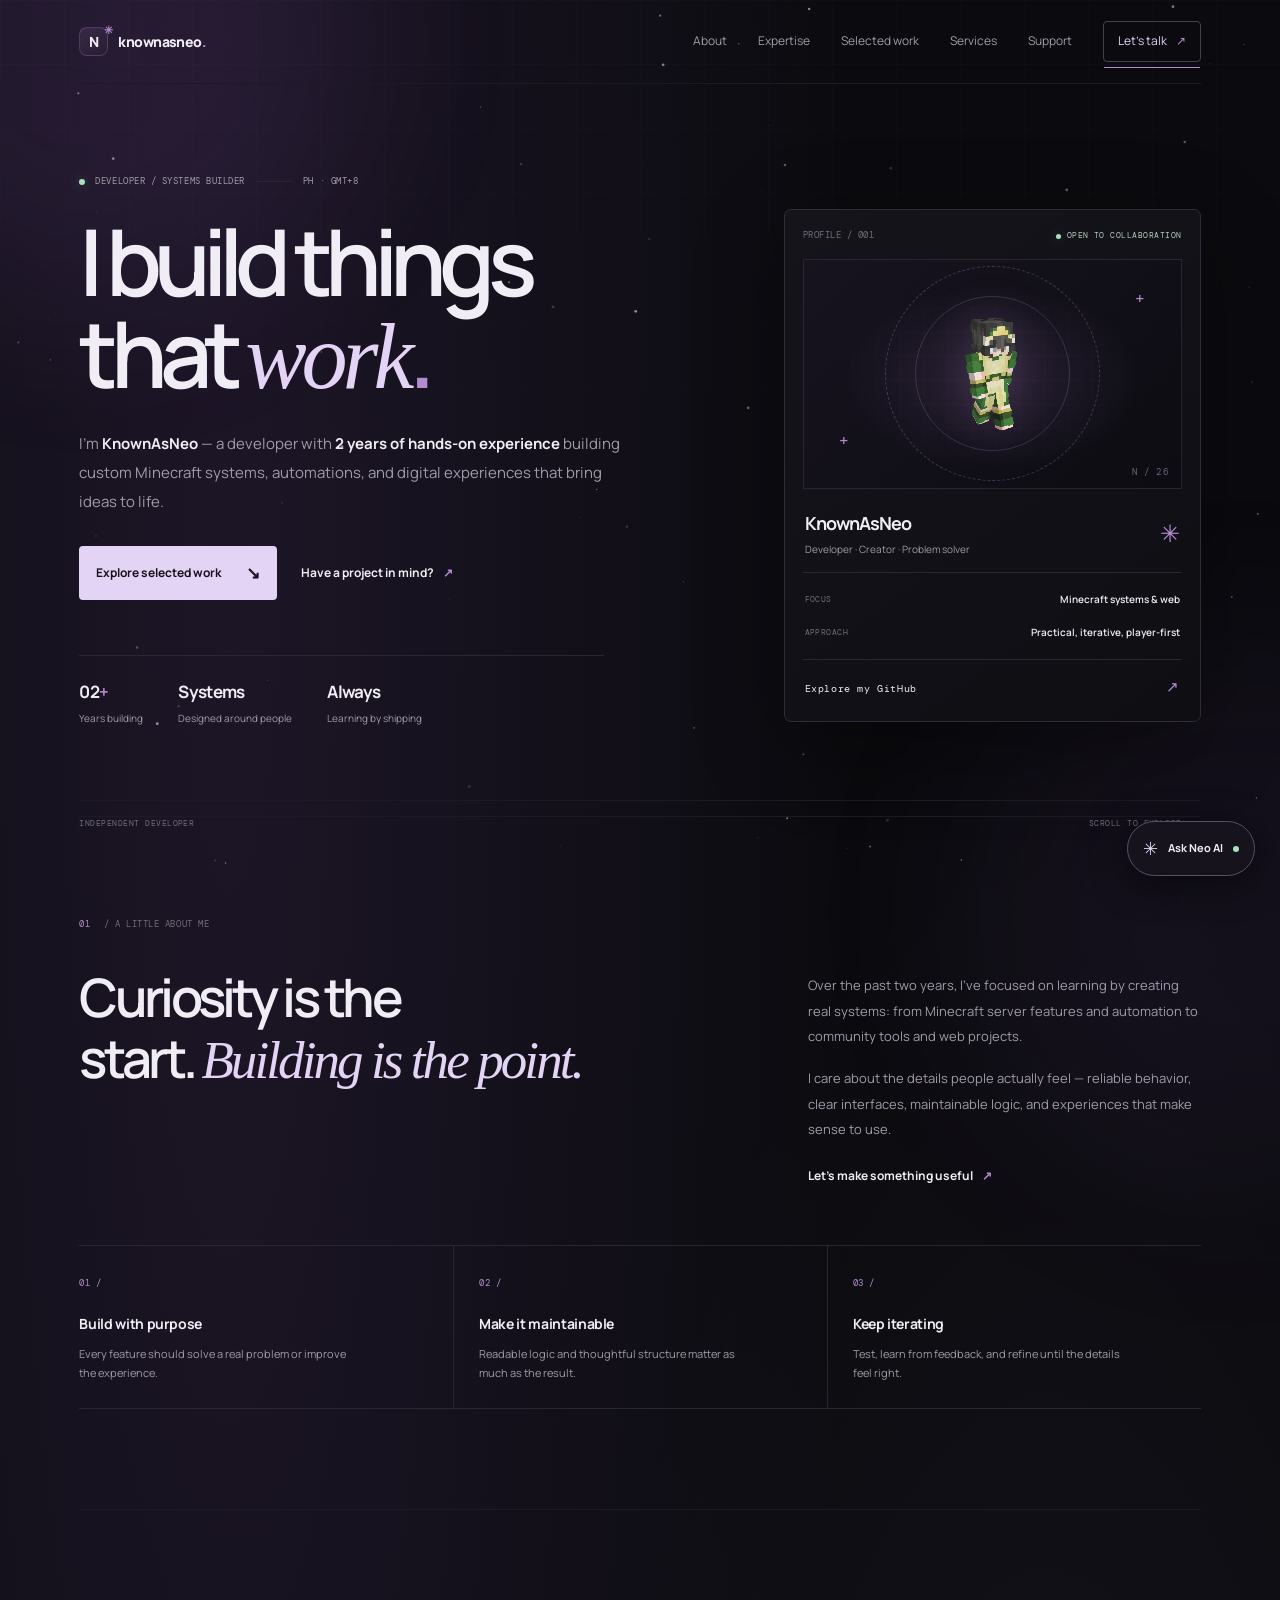
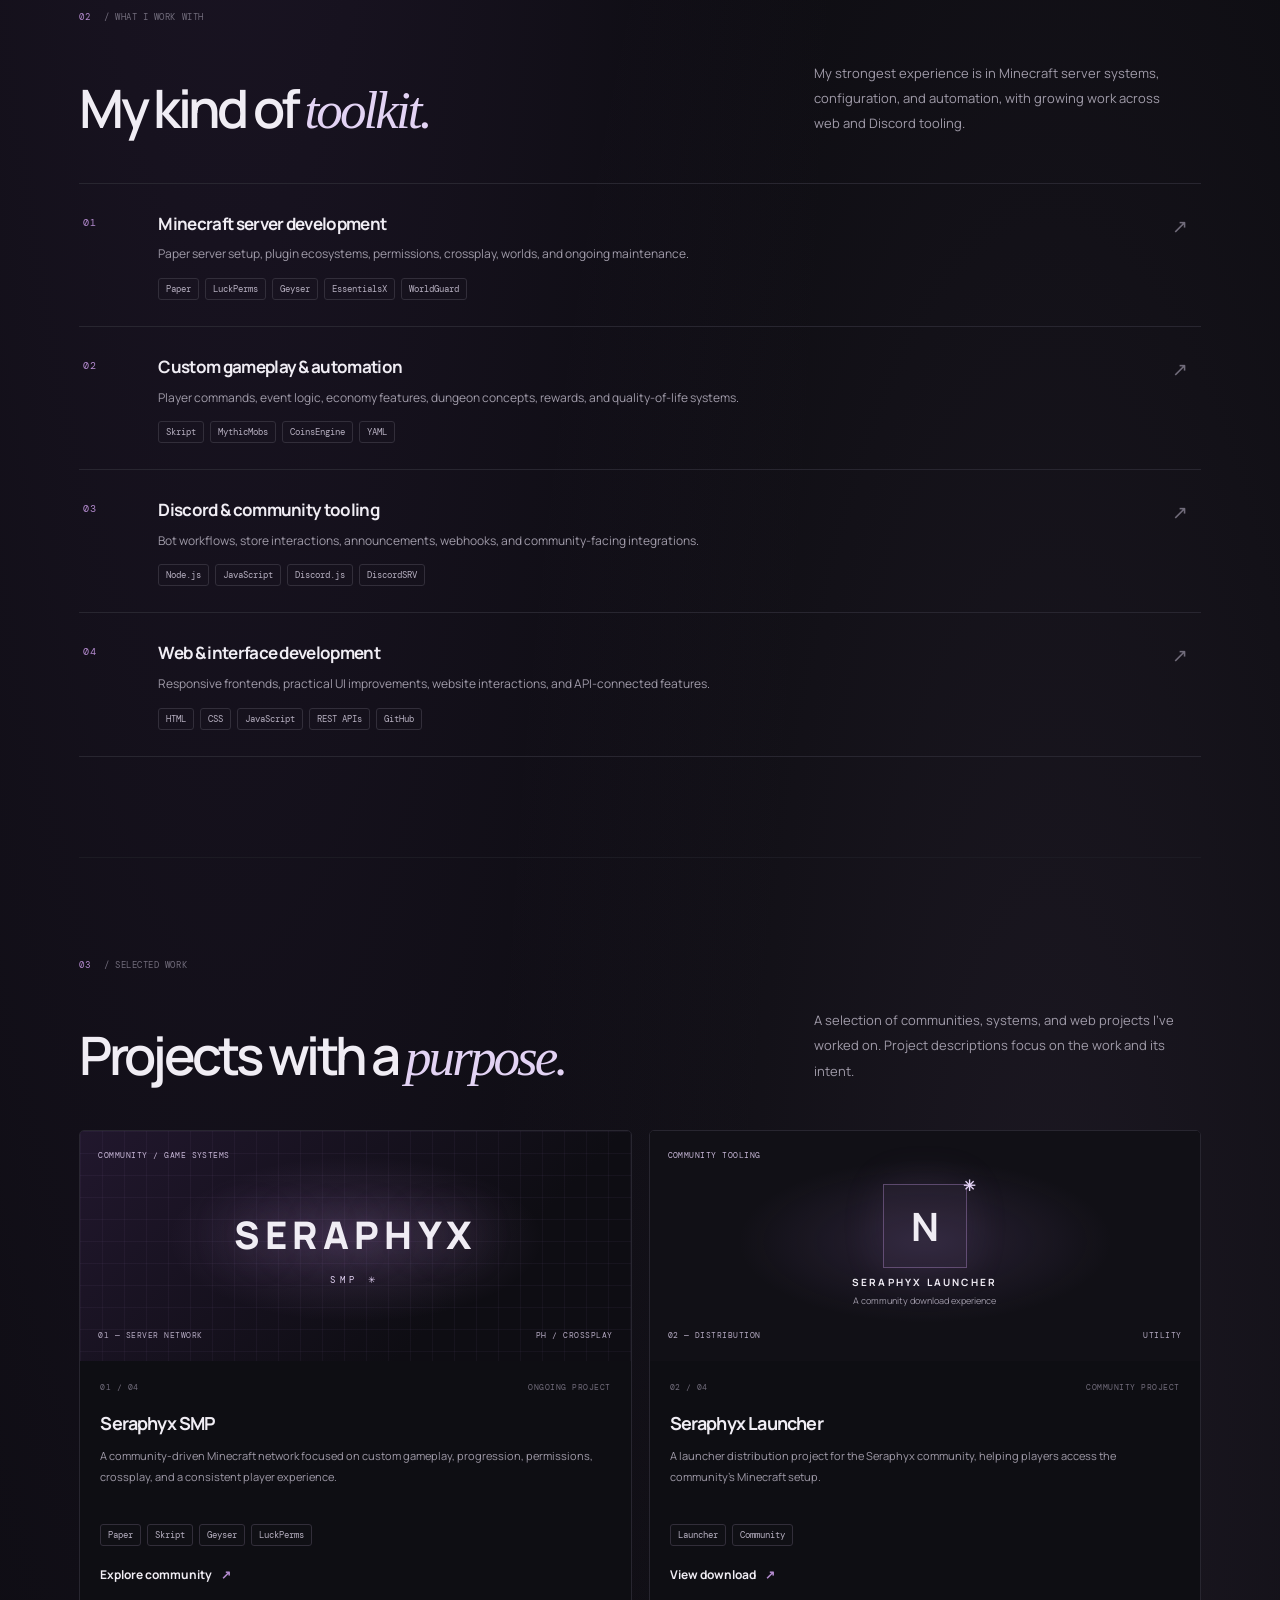
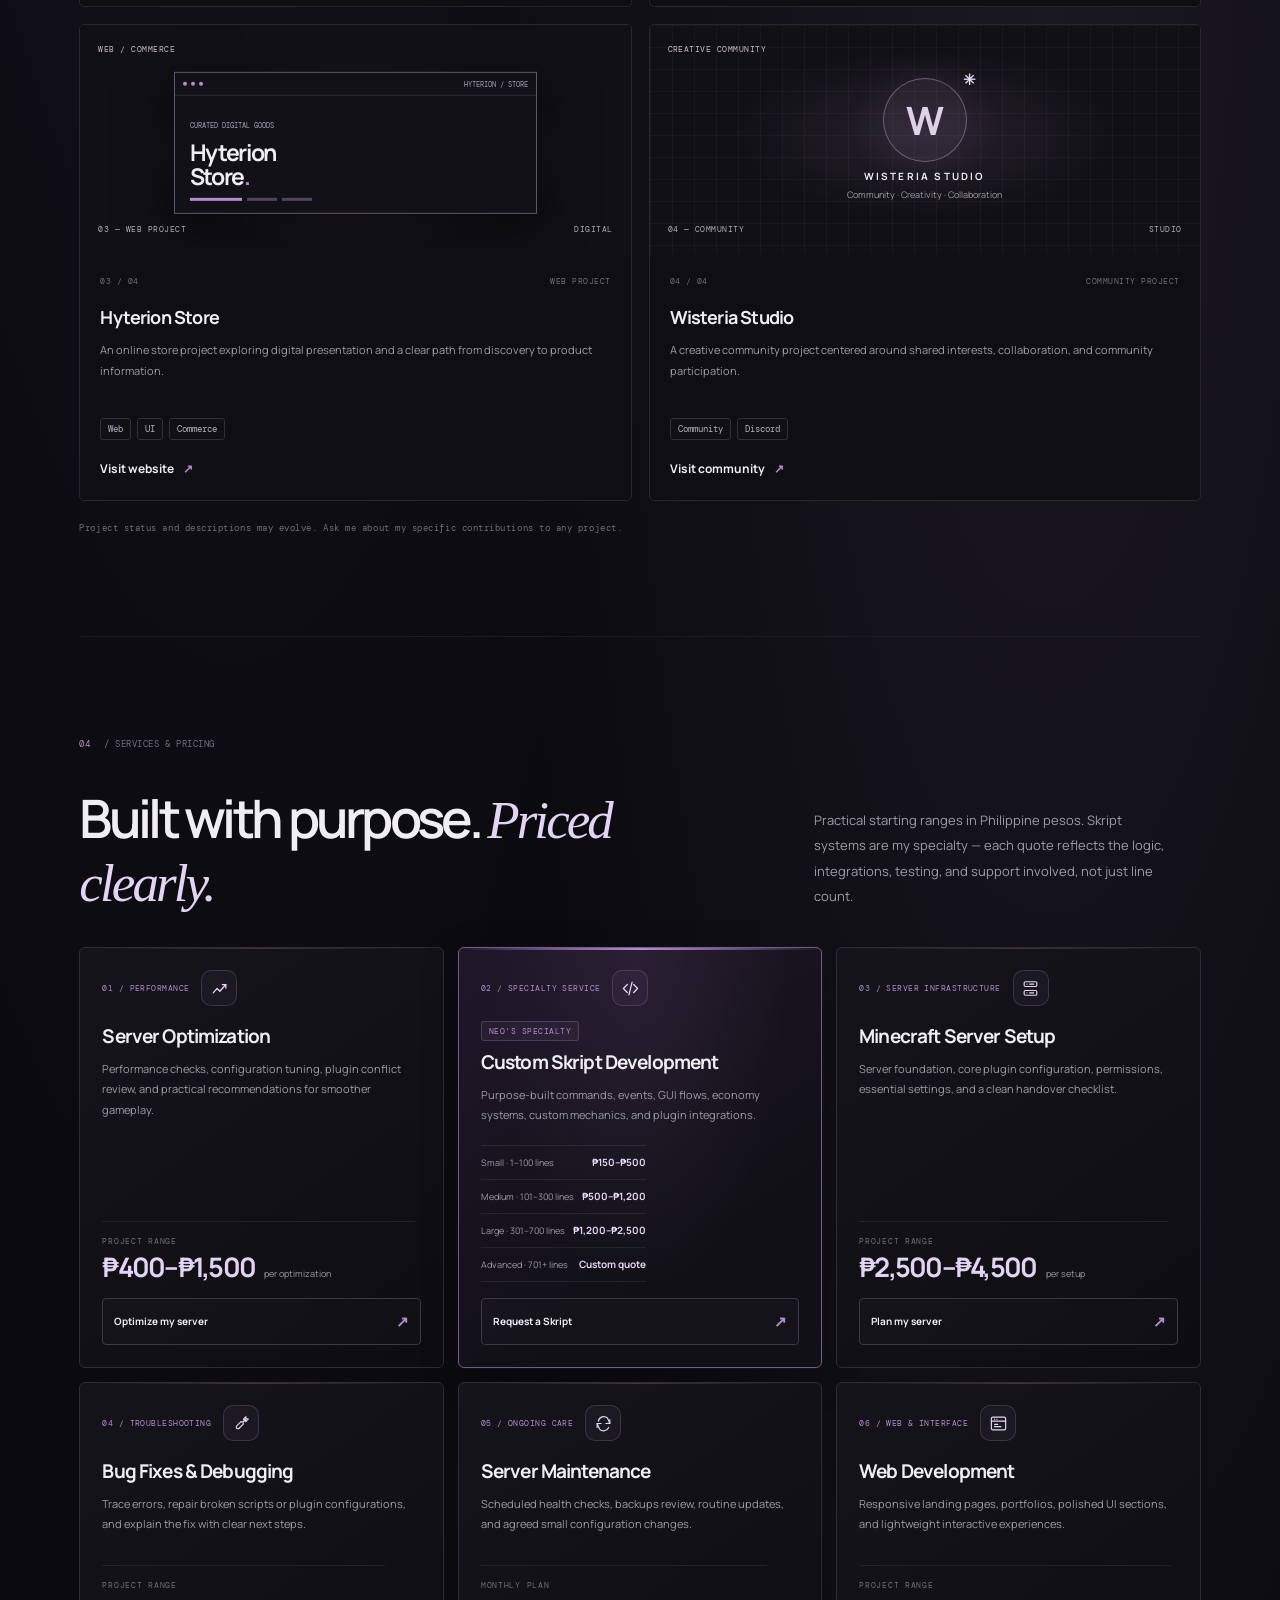
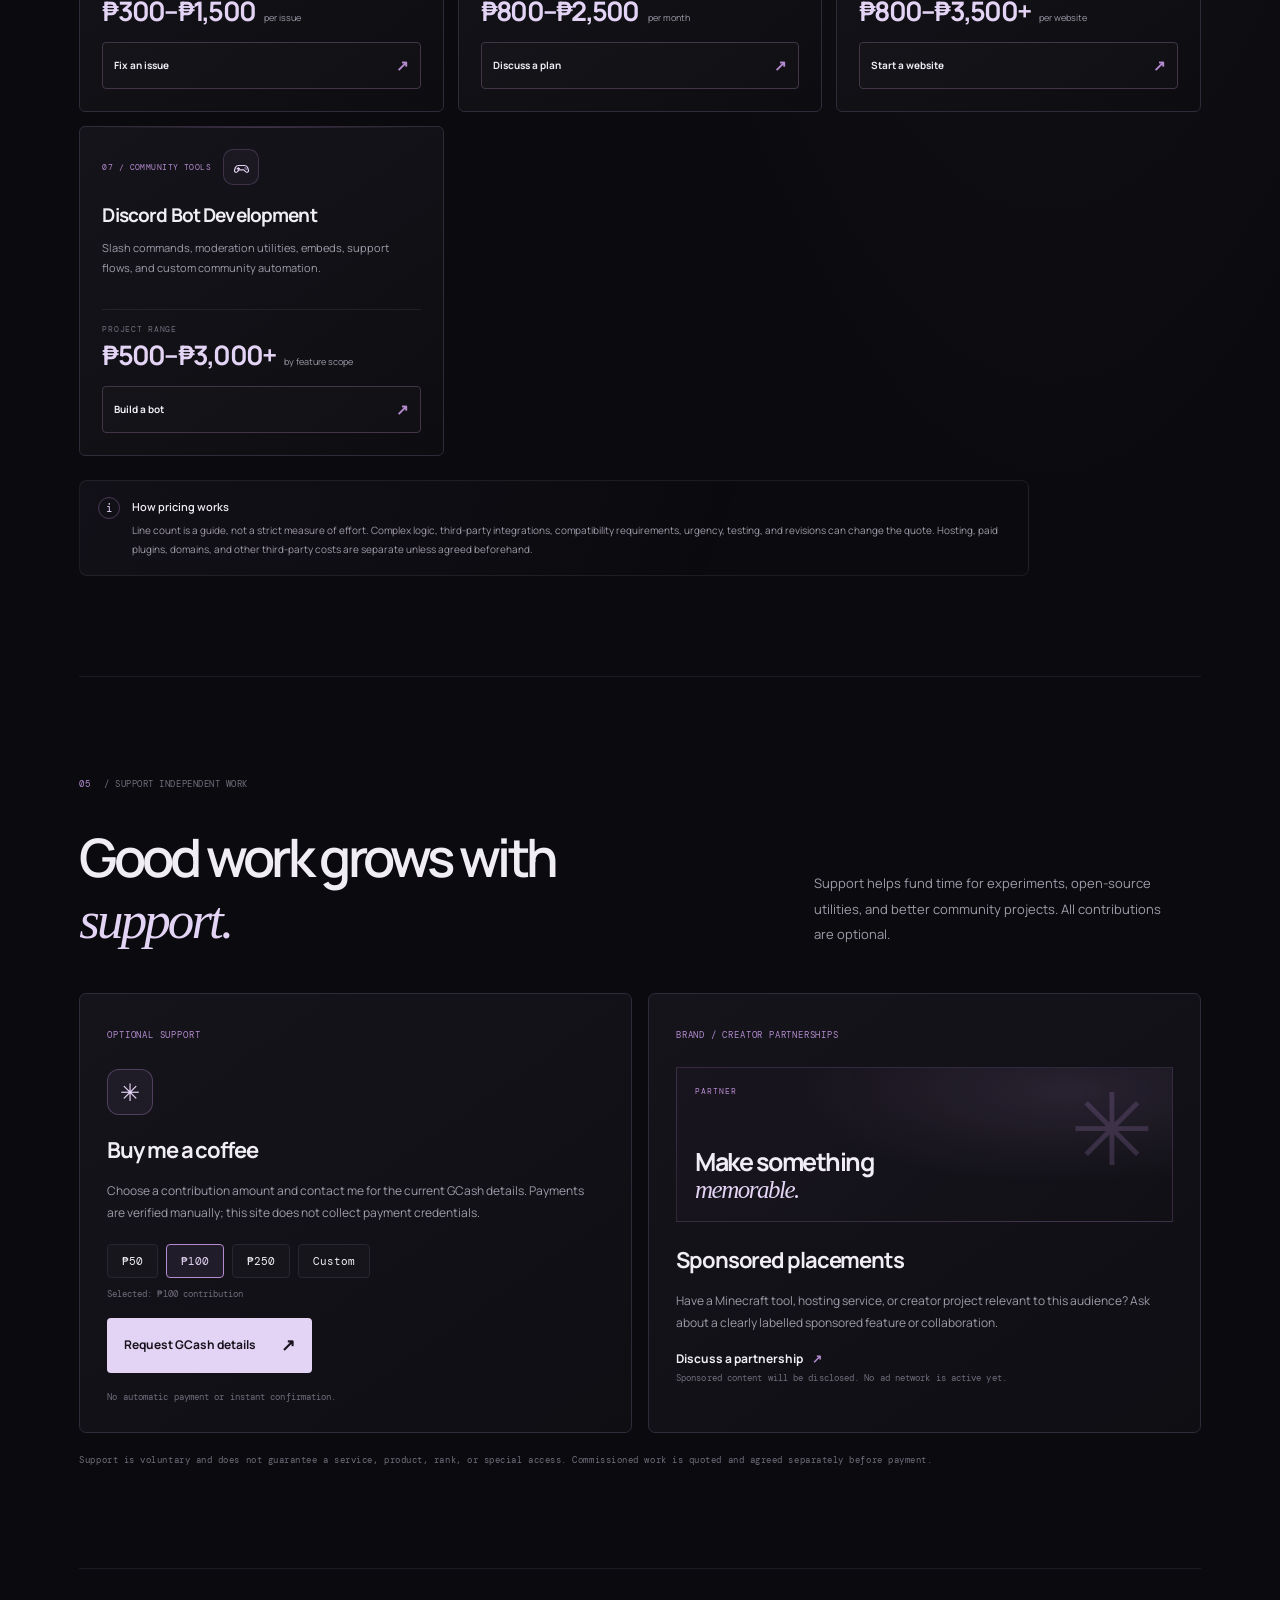
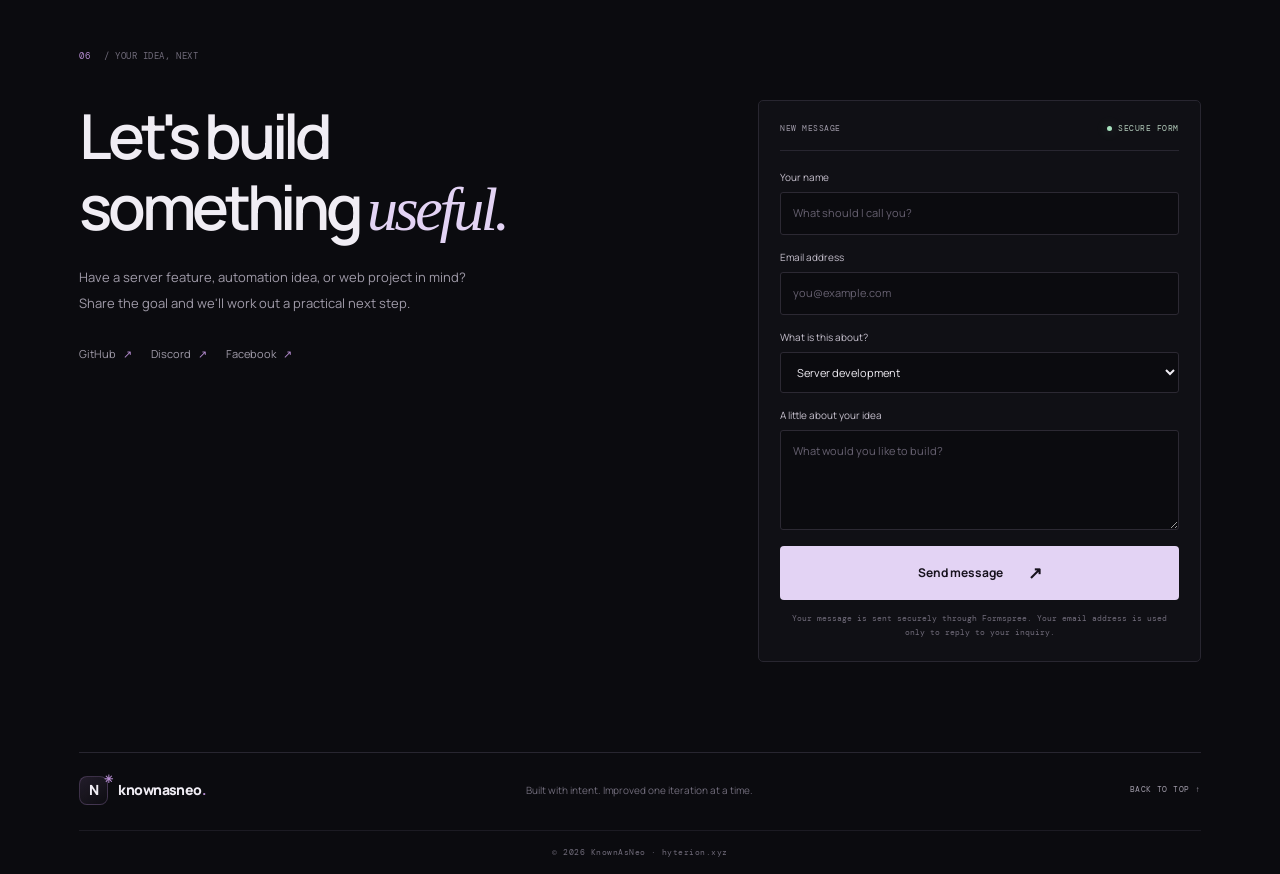
<file: index.html>
<!doctype html>
<html lang="en">
<head>
  <meta charset="utf-8">
  <meta name="viewport" content="width=device-width, initial-scale=1">
  <meta name="theme-color" content="#0b0b0f">
  <meta name="description" content="KnownAsNeo — developer specializing in custom Minecraft Skript systems, server optimization, Discord bots, and web experiences.">
  <meta property="og:title" content="KnownAsNeo — Developer & Systems Builder">
  <meta property="og:description" content="Custom Skript development, Minecraft server systems, optimization, Discord bots, and web experiences by KnownAsNeo.">
  <meta property="og:url" content="https://hyterion.xyz/">
  <title>KnownAsNeo — Developer & Systems Builder</title>
  <link rel="icon" type="image/png" sizes="64x64" href="assets/favicon.png">
  <link rel="apple-touch-icon" href="assets/favicon.png">
  <link rel="preconnect" href="https://fonts.googleapis.com">
  <link rel="preconnect" href="https://fonts.gstatic.com" crossorigin>
  <link href="https://fonts.googleapis.com/css2?family=DM+Mono:wght@400;500&family=Manrope:wght@400;500;600;700;800&display=swap" rel="stylesheet">
  <link rel="stylesheet" href="style.css?v=20261013-contact1">
</head>
<body>
  <canvas id="cosmic-background" aria-hidden="true"></canvas>
  <div class="cosmic-glow cosmic-glow-one" aria-hidden="true"></div>
  <div class="cosmic-glow cosmic-glow-two" aria-hidden="true"></div>
  <a class="skip-link" href="#main">Skip to content</a>
  <div class="site-shell">
    <header class="topbar">
      <a class="brand" href="#home" aria-label="KnownAsNeo home"><span class="brand-mark">N<span>✳</span></span><span>knownasneo<span class="accent">.</span></span></a>
      <button class="menu" type="button" aria-label="Toggle navigation" aria-expanded="false"><span></span><span></span></button>
      <nav class="nav" aria-label="Main navigation">
        <a href="#about">About</a><a href="#expertise">Expertise</a><a href="#work">Selected work</a><a href="#services">Services</a><a href="#support">Support</a>
        <a class="nav-cta" href="#contact">Let's talk <span>↗</span></a>
      </nav>
    </header>

    <main id="main">
      <section class="hero" id="home">
        <div class="hero-main">
          <div class="eyebrow"><span class="status-dot"></span> DEVELOPER / SYSTEMS BUILDER <span class="eyebrow-line"></span> PH · GMT+8</div>
          <h1>I build things<br>that <span class="serif-accent">work</span><span class="accent">.</span></h1>
          <p class="hero-lede">I'm <strong>KnownAsNeo</strong> — a developer with <strong>2 years of hands-on experience</strong> building custom Minecraft systems, automations, and digital experiences that bring ideas to life.</p>
          <div class="hero-actions"><a class="button button-primary" href="#work">Explore selected work <span>↘</span></a><a class="text-link" href="#contact">Have a project in mind? <span>↗</span></a></div>
          <div class="hero-metrics"><div><strong>02<span>+</span></strong><span>Years building</span></div><div><strong>Systems</strong><span>Designed around people</span></div><div><strong>Always</strong><span>Learning by shipping</span></div></div>
        </div>
        <aside class="profile-card" aria-label="Developer profile">
          <div class="profile-top"><span class="mono-label">PROFILE / 001</span><span class="profile-status"><i></i> OPEN TO COLLABORATION</span></div>
          <div class="profile-art"><div class="art-ring ring-one"></div><div class="art-ring ring-two"></div><div class="art-grid"></div><div class="avatar-frame"><img src="assets/minecraft-skin.png" alt="KnownAsNeo's Minecraft character" loading="eager"></div><span class="art-cross cross-one">+</span><span class="art-cross cross-two">+</span><span class="art-index">N / 26</span></div>
          <div class="profile-name"><div><h2>KnownAsNeo</h2><p>Developer · Creator · Problem solver</p></div><span class="profile-symbol">✳</span></div>
          <div class="profile-divider"></div>
          <div class="profile-detail"><span>FOCUS</span><strong>Minecraft systems & web</strong></div>
          <div class="profile-detail"><span>APPROACH</span><strong>Practical, iterative, player-first</strong></div>
          <a class="profile-link" href="https://github.com/nathanielclintsuyod0-collab" target="_blank" rel="noopener noreferrer">Explore my GitHub <span>↗</span></a>
        </aside>
        <div class="hero-foot"><span>INDEPENDENT DEVELOPER</span><span>SCROLL TO EXPLORE <span class="scroll-arrow">↓</span></span></div>
      </section>

      <section class="section intro-section" id="about">
        <div class="section-label"><span>01</span> / A LITTLE ABOUT ME</div>
        <div class="intro-grid"><h2>Curiosity is the<br>start. <span class="serif-accent">Building is the point.</span></h2><div class="intro-copy"><p>Over the past two years, I've focused on learning by creating real systems: from Minecraft server features and automation to community tools and web projects.</p><p>I care about the details people actually feel — reliable behavior, clear interfaces, maintainable logic, and experiences that make sense to use.</p><a class="text-link" href="#contact">Let's make something useful <span>↗</span></a></div></div>
        <div class="principle-row"><article><span class="principle-number">01 /</span><h3>Build with purpose</h3><p>Every feature should solve a real problem or improve the experience.</p></article><article><span class="principle-number">02 /</span><h3>Make it maintainable</h3><p>Readable logic and thoughtful structure matter as much as the result.</p></article><article><span class="principle-number">03 /</span><h3>Keep iterating</h3><p>Test, learn from feedback, and refine until the details feel right.</p></article></div>
      </section>

      <section class="section" id="expertise">
        <div class="section-label"><span>02</span> / WHAT I WORK WITH</div>
        <div class="section-heading"><h2>My kind of <span class="serif-accent">toolkit.</span></h2><p>My strongest experience is in Minecraft server systems, configuration, and automation, with growing work across web and Discord tooling.</p></div>
        <div class="expertise-list">
          <article class="expertise-item"><span class="expertise-index">01</span><div><h3>Minecraft server development</h3><p>Paper server setup, plugin ecosystems, permissions, crossplay, worlds, and ongoing maintenance.</p><div class="tags"><span>Paper</span><span>LuckPerms</span><span>Geyser</span><span>EssentialsX</span><span>WorldGuard</span></div></div><span class="expertise-arrow">↗</span></article>
          <article class="expertise-item"><span class="expertise-index">02</span><div><h3>Custom gameplay & automation</h3><p>Player commands, event logic, economy features, dungeon concepts, rewards, and quality-of-life systems.</p><div class="tags"><span>Skript</span><span>MythicMobs</span><span>CoinsEngine</span><span>YAML</span></div></div><span class="expertise-arrow">↗</span></article>
          <article class="expertise-item"><span class="expertise-index">03</span><div><h3>Discord & community tooling</h3><p>Bot workflows, store interactions, announcements, webhooks, and community-facing integrations.</p><div class="tags"><span>Node.js</span><span>JavaScript</span><span>Discord.js</span><span>DiscordSRV</span></div></div><span class="expertise-arrow">↗</span></article>
          <article class="expertise-item"><span class="expertise-index">04</span><div><h3>Web & interface development</h3><p>Responsive frontends, practical UI improvements, website interactions, and API-connected features.</p><div class="tags"><span>HTML</span><span>CSS</span><span>JavaScript</span><span>REST APIs</span><span>GitHub</span></div></div><span class="expertise-arrow">↗</span></article>
        </div>
      </section>

      <section class="section" id="work">
        <div class="section-label"><span>03</span> / SELECTED WORK</div>
        <div class="section-heading"><h2>Projects with a <span class="serif-accent">purpose.</span></h2><p>A selection of communities, systems, and web projects I've worked on. Project descriptions focus on the work and its intent.</p></div>
        <div class="project-grid">
          <article class="project-card project-featured"><div class="project-visual visual-seraph"><span class="visual-overline">COMMUNITY / GAME SYSTEMS</span><div class="seraph-wordmark">SERAPHYX<span>SMP ✳</span></div><div class="visual-bottom"><span>01 — SERVER NETWORK</span><span>PH / CROSSPLAY</span></div></div><div class="project-body"><div class="project-meta"><span>01 / 04</span><span>ONGOING PROJECT</span></div><h3>Seraphyx SMP</h3><p>A community-driven Minecraft network focused on custom gameplay, progression, permissions, crossplay, and a consistent player experience.</p><div class="tags"><span>Paper</span><span>Skript</span><span>Geyser</span><span>LuckPerms</span></div><a class="text-link" href="https://discord.gg/seraphyx" target="_blank" rel="noopener noreferrer">Explore community <span>↗</span></a></div></article>
          <article class="project-card"><div class="project-visual visual-launcher"><span class="visual-overline">COMMUNITY TOOLING</span><div class="launcher-mark">N<span>✳</span></div><strong>SERAPHYX LAUNCHER</strong><span class="visual-caption">A community download experience</span><div class="visual-bottom"><span>02 — DISTRIBUTION</span><span>UTILITY</span></div></div><div class="project-body"><div class="project-meta"><span>02 / 04</span><span>COMMUNITY PROJECT</span></div><h3>Seraphyx Launcher</h3><p>A launcher distribution project for the Seraphyx community, helping players access the community's Minecraft setup.</p><div class="tags"><span>Launcher</span><span>Community</span></div><a class="text-link" href="https://drive.google.com/uc?export=download&amp;id=1gy6aNi7TdKsRIuaGIVWTY5ySuyuD6FTw" target="_blank" rel="noopener noreferrer">View download <span>↗</span></a></div></article>
          <article class="project-card"><div class="project-visual visual-store"><span class="visual-overline">WEB / COMMERCE</span><div class="store-window"><div class="store-window-top"><i></i><i></i><i></i><span>HYTERION / STORE</span></div><div class="store-window-content"><span>CURATED DIGITAL GOODS</span><strong>Hyterion<br>Store<span class="accent">.</span></strong><div class="store-bars"><i></i><i></i><i></i></div></div></div><div class="visual-bottom"><span>03 — WEB PROJECT</span><span>DIGITAL</span></div></div><div class="project-body"><div class="project-meta"><span>03 / 04</span><span>WEB PROJECT</span></div><h3>Hyterion Store</h3><p>An online store project exploring digital presentation and a clear path from discovery to product information.</p><div class="tags"><span>Web</span><span>UI</span><span>Commerce</span></div><a class="text-link" href="https://hyterion.store/" target="_blank" rel="noopener noreferrer">Visit website <span>↗</span></a></div></article>
          <article class="project-card"><div class="project-visual visual-wisteria"><span class="visual-overline">CREATIVE COMMUNITY</span><div class="wisteria-emblem">W<span>✳</span></div><strong>WISTERIA STUDIO</strong><span class="visual-caption">Community · Creativity · Collaboration</span><div class="visual-bottom"><span>04 — COMMUNITY</span><span>STUDIO</span></div></div><div class="project-body"><div class="project-meta"><span>04 / 04</span><span>COMMUNITY PROJECT</span></div><h3>Wisteria Studio</h3><p>A creative community project centered around shared interests, collaboration, and community participation.</p><div class="tags"><span>Community</span><span>Discord</span></div><a class="text-link" href="https://discord.gg/anjQmPUqED" target="_blank" rel="noopener noreferrer">Visit community <span>↗</span></a></div></article>
        </div>
        <p class="small-note">Project status and descriptions may evolve. Ask me about my specific contributions to any project.</p>
      </section>

      <section class="section services-section" id="services">
        <div class="section-label"><span>04</span> / SERVICES & PRICING</div>
        <div class="section-heading"><h2>Built with purpose. <span class="serif-accent">Priced clearly.</span></h2><p>Practical starting ranges in Philippine pesos. Skript systems are my specialty — each quote reflects the logic, integrations, testing, and support involved, not just line count.</p></div>
        <div class="service-grid service-grid-pricing">
          <article class="service-card">
            <div class="service-card-top"><span>01 / PERFORMANCE</span><span class="service-mark" aria-hidden="true"><svg viewBox="0 0 24 24" fill="none"><path d="M4 17.5 9 12l3.5 3.5L20 7" stroke="currentColor" stroke-width="1.6" stroke-linecap="round" stroke-linejoin="round"/><path d="M15.5 7H20v4.5" stroke="currentColor" stroke-width="1.6" stroke-linecap="round" stroke-linejoin="round"/></svg></span></div>
            <h3>Server Optimization</h3><p>Performance checks, configuration tuning, plugin conflict review, and practical recommendations for smoother gameplay.</p>
            <div class="service-price"><span>PROJECT RANGE</span><strong>₱400–₱1,500</strong><small>per optimization</small></div>
            <a href="#contact" data-service="Server Optimization" data-service-price="₱400–₱1,500">Optimize my server <span aria-hidden="true">↗</span></a>
          </article>
          <article class="service-card service-card-featured">
            <div class="service-card-top"><span>02 / SPECIALTY SERVICE</span><span class="service-mark" aria-hidden="true"><svg viewBox="0 0 24 24" fill="none"><path d="m8 7-5 5 5 5M16 7l5 5-5 5M14 4l-4 16" stroke="currentColor" stroke-width="1.6" stroke-linecap="round" stroke-linejoin="round"/></svg></span></div>
            <span class="service-featured-label">NEO'S SPECIALTY</span><h3>Custom Skript Development</h3><p>Purpose-built commands, events, GUI flows, economy systems, custom mechanics, and plugin integrations.</p>
            <div class="skript-tiers" aria-label="Skript development price tiers">
              <div><span>Small · 1–100 lines</span><strong>₱150–₱500</strong></div>
              <div><span>Medium · 101–300 lines</span><strong>₱500–₱1,200</strong></div>
              <div><span>Large · 301–700 lines</span><strong>₱1,200–₱2,500</strong></div>
              <div><span>Advanced · 701+ lines</span><strong>Custom quote</strong></div>
            </div>
            <a href="#contact" data-service="Custom Skript Development" data-service-price="₱150–₱500 for 1–100 lines; larger systems priced by scope">Request a Skript <span aria-hidden="true">↗</span></a>
          </article>
          <article class="service-card">
            <div class="service-card-top"><span>03 / SERVER INFRASTRUCTURE</span><span class="service-mark" aria-hidden="true"><svg viewBox="0 0 24 24" fill="none"><rect x="4" y="3.5" width="16" height="6" rx="1.5" stroke="currentColor" stroke-width="1.5"/><rect x="4" y="14.5" width="16" height="6" rx="1.5" stroke="currentColor" stroke-width="1.5"/><path d="M7.5 6.5h.01M7.5 17.5h.01M11 6.5h5M11 17.5h5" stroke="currentColor" stroke-width="1.5" stroke-linecap="round"/></svg></span></div>
            <h3>Minecraft Server Setup</h3><p>Server foundation, core plugin configuration, permissions, essential settings, and a clean handover checklist.</p>
            <div class="service-price"><span>PROJECT RANGE</span><strong>₱2,500–₱4,500</strong><small>per setup</small></div>
            <a href="#contact" data-service="Minecraft Server Setup" data-service-price="₱2,500–₱4,500">Plan my server <span aria-hidden="true">↗</span></a>
          </article>
          <article class="service-card">
            <div class="service-card-top"><span>04 / TROUBLESHOOTING</span><span class="service-mark" aria-hidden="true"><svg viewBox="0 0 24 24" fill="none"><path d="m14.5 6.5 3-3a5 5 0 0 1-6.2 6.2L6 15a2.1 2.1 0 1 0 3 3l5.3-5.3a5 5 0 0 1 6.2-6.2l-3 3-3-3Z" stroke="currentColor" stroke-width="1.5" stroke-linecap="round" stroke-linejoin="round"/></svg></span></div>
            <h3>Bug Fixes & Debugging</h3><p>Trace errors, repair broken scripts or plugin configurations, and explain the fix with clear next steps.</p>
            <div class="service-price"><span>PROJECT RANGE</span><strong>₱300–₱1,500</strong><small>per issue</small></div>
            <a href="#contact" data-service="Fixes and Debugging" data-service-price="₱300–₱1,500">Fix an issue <span aria-hidden="true">↗</span></a>
          </article>
          <article class="service-card">
            <div class="service-card-top"><span>05 / ONGOING CARE</span><span class="service-mark" aria-hidden="true"><svg viewBox="0 0 24 24" fill="none"><path d="M20 7v5h-5M4 17v-5h5" stroke="currentColor" stroke-width="1.5" stroke-linecap="round" stroke-linejoin="round"/><path d="M5.5 9A7 7 0 0 1 17 5l3 7M4 12l3 7a7 7 0 0 0 11.5-2" stroke="currentColor" stroke-width="1.5" stroke-linecap="round" stroke-linejoin="round"/></svg></span></div>
            <h3>Server Maintenance</h3><p>Scheduled health checks, backups review, routine updates, and agreed small configuration changes.</p>
            <div class="service-price"><span>MONTHLY PLAN</span><strong>₱800–₱2,500</strong><small>per month</small></div>
            <a href="#contact" data-service="Maintenance" data-service-price="₱800–₱2,500 per month">Discuss a plan <span aria-hidden="true">↗</span></a>
          </article>
          <article class="service-card">
            <div class="service-card-top"><span>06 / WEB & INTERFACE</span><span class="service-mark" aria-hidden="true"><svg viewBox="0 0 24 24" fill="none"><rect x="3" y="4" width="18" height="16" rx="2" stroke="currentColor" stroke-width="1.5"/><path d="M3 9h18M7 6.5h.01M10 6.5h.01M7 13h4M7 16h8" stroke="currentColor" stroke-width="1.5" stroke-linecap="round"/></svg></span></div>
            <h3>Web Development</h3><p>Responsive landing pages, portfolios, polished UI sections, and lightweight interactive experiences.</p>
            <div class="service-price"><span>PROJECT RANGE</span><strong>₱800–₱3,500+</strong><small>per website</small></div>
            <a href="#contact" data-service="Web Development" data-service-price="₱800–₱3,500+">Start a website <span aria-hidden="true">↗</span></a>
          </article>
          <article class="service-card">
            <div class="service-card-top"><span>07 / COMMUNITY TOOLS</span><span class="service-mark" aria-hidden="true"><svg viewBox="0 0 24 24" fill="none"><path d="M8 9.5h8a4 4 0 0 1 3.8 2.8l1 3.1a2 2 0 0 1-3.2 2.1L14.8 15H9.2l-2.8 2.5a2 2 0 0 1-3.2-2.1l1-3.1A4 4 0 0 1 8 9.5Z" stroke="currentColor" stroke-width="1.5" stroke-linejoin="round"/><path d="M8 12v3M6.5 13.5h3M16.5 12.5h.01M18 14h.01" stroke="currentColor" stroke-width="1.5" stroke-linecap="round"/></svg></span></div>
            <h3>Discord Bot Development</h3><p>Slash commands, moderation utilities, embeds, support flows, and custom community automation.</p>
            <div class="service-price"><span>PROJECT RANGE</span><strong>₱500–₱3,000+</strong><small>by feature scope</small></div>
            <a href="#contact" data-service="Discord Bot Development" data-service-price="₱500–₱3,000+">Build a bot <span aria-hidden="true">↗</span></a>
          </article>
        </div>
        <div class="pricing-footnote"><span class="pricing-footnote-mark" aria-hidden="true">i</span><p><strong>How pricing works</strong> Line count is a guide, not a strict measure of effort. Complex logic, third-party integrations, compatibility requirements, urgency, testing, and revisions can change the quote. Hosting, paid plugins, domains, and other third-party costs are separate unless agreed beforehand.</p></div>
      </section>

      <section class="section monetization-section" id="support">
        <div class="section-label"><span>05</span> / SUPPORT INDEPENDENT WORK</div>
        <div class="section-heading"><h2>Good work grows with <span class="serif-accent">support.</span></h2><p>Support helps fund time for experiments, open-source utilities, and better community projects. All contributions are optional.</p></div>
        <div class="monetization-grid">
          <article class="money-card money-support">
            <span class="money-kicker">OPTIONAL SUPPORT</span><div class="money-symbol">✳</div><h3>Buy me a coffee</h3><p>Choose a contribution amount and contact me for the current GCash details. Payments are verified manually; this site does not collect payment credentials.</p>
            <div class="support-amounts" role="group" aria-label="Suggested support amounts"><button type="button" data-support-amount="50">₱50</button><button type="button" data-support-amount="100">₱100</button><button type="button" data-support-amount="250">₱250</button><button type="button" data-support-amount="custom">Custom</button></div>
            <p class="support-selection" id="supportSelection" aria-live="polite">Selected: ₱100 contribution</p>
            <a class="button button-primary money-cta" href="#contact" data-support-contact>Request GCash details <span>↗</span></a>
            <span class="money-footnote">No automatic payment or instant confirmation.</span>
          </article>
          <article class="money-card money-sponsor">
            <span class="money-kicker">BRAND / CREATOR PARTNERSHIPS</span><div class="sponsor-art"><span>PARTNER</span><strong>Make something<br><em>memorable.</em></strong><i>✳</i></div><h3>Sponsored placements</h3><p>Have a Minecraft tool, hosting service, or creator project relevant to this audience? Ask about a clearly labelled sponsored feature or collaboration.</p>
            <a class="text-link" href="#contact" data-sponsor-contact>Discuss a partnership <span>↗</span></a>
            <span class="money-footnote">Sponsored content will be disclosed. No ad network is active yet.</span>
          </article>
        </div>
        <p class="small-note money-disclaimer">Support is voluntary and does not guarantee a service, product, rank, or special access. Commissioned work is quoted and agreed separately before payment.</p>
      </section>
      <section class="contact-section" id="contact"><div class="section-label"><span>06</span> / YOUR IDEA, NEXT</div><div class="contact-layout"><div><h2>Let's build<br>something <span class="serif-accent">useful.</span></h2><p>Have a server feature, automation idea, or web project in mind? Share the goal and we'll work out a practical next step.</p><div class="contact-socials"><a href="https://github.com/nathanielclintsuyod0-collab" target="_blank" rel="noopener noreferrer">GitHub <span>↗</span></a><a href="https://discord.gg/seraphyx" target="_blank" rel="noopener noreferrer">Discord <span>↗</span></a><a href="https://www.facebook.com/profile.php?id=61582231886418" target="_blank" rel="noopener noreferrer">Facebook <span>↗</span></a></div></div><form id="contactForm" novalidate>
  <div class="form-heading"><span>NEW MESSAGE</span><span><i></i> SECURE FORM</span></div>
  <label for="name">Your name</label>
  <input id="name" name="name" autocomplete="name" required minlength="2" maxlength="100" placeholder="What should I call you?">
  <label for="email">Email address</label>
  <input id="email" name="email" type="email" autocomplete="email" required maxlength="254" placeholder="you@example.com">
  <label for="topic">What is this about?</label>
  <select id="topic" name="topic" required>
    <option>Server development</option><option>Server Optimization</option><option>Minecraft Server Setup</option><option>Custom Skript Development</option><option>Fixes and Debugging</option><option>Maintenance</option><option>Skript / custom systems</option><option>Plugin configuration</option><option>Discord Bot Development</option><option>Discord tooling</option><option>Web Development</option><option>Website development</option><option>Support / GCash contribution</option><option>Sponsorship / advertising partnership</option><option>Collaboration</option><option>Something else</option>
  </select>
  <label for="message">A little about your idea</label>
  <textarea id="message" name="message" rows="4" required minlength="10" maxlength="5000" placeholder="What would you like to build?"></textarea>
  <p id="contactFormStatus" class="form-status" role="status" aria-live="polite" tabindex="-1"></p>
  <button class="button button-primary" id="contactSubmit" type="submit">Send message <span aria-hidden="true">↗</span></button>
  <p class="form-note">Your message is sent securely through Formspree. Your email address is used only to reply to your inquiry.</p>
</form></div></section>
    </main>

    <footer class="footer"><a class="brand" href="#home"><span class="brand-mark">N<span>✳</span></span><span>knownasneo<span class="accent">.</span></span></a><p>Built with intent. Improved one iteration at a time.</p><a class="back-top" href="#home">BACK TO TOP ↑</a><div class="copyright">© <span id="year"></span> KnownAsNeo · hyterion.xyz</div></footer>
  </div>

  <button class="ai-launcher" id="aiLauncher" type="button" aria-label="Chat with Neo AI" aria-expanded="false"><span class="ai-launcher-spark">✳</span><span class="ai-launcher-label">Ask Neo AI</span><span class="ai-launcher-dot"></span></button>
  <section class="ai-panel" id="aiPanel" aria-label="Neo AI portfolio assistant" aria-hidden="true">
    <header class="ai-header"><div class="ai-avatar">N<span>✳</span></div><div class="ai-header-copy"><strong>Neo AI</strong><span><i></i> Portfolio assistant</span></div><button class="ai-close" id="aiClose" type="button" aria-label="Close assistant">×</button></header>
    <div class="ai-intro" id="aiIntro"><span class="ai-kicker">KNOWNASNEO / AI</span><h2>Hey there.<br>What would you like to know?</h2><p>Ask me about Neo's projects, skills, or development experience.</p><div class="ai-suggestions"><button type="button">What does Neo build?</button><button type="button">Tell me about Seraphyx</button><button type="button">What technologies does he use?</button></div></div>
    <div class="ai-messages" id="aiMessages" aria-live="polite" aria-relevant="additions text"></div>
    <form class="ai-form" id="aiForm"><label class="sr-only" for="aiInput">Message Neo AI</label><textarea id="aiInput" rows="1" maxlength="1200" placeholder="Ask about my work..." required></textarea><button type="submit" aria-label="Send message"><span>↑</span></button><p>AI-generated answers can be imperfect. No secrets or private information are shared.</p></form>
  </section>
  <script src="script.js?v=20261013-contact1" defer></script>
</body>
</html>
</file>
<file: style.css>
/* KnownAsNeo — editorial dark portfolio */
:root{color-scheme:dark;--bg:#0b0b0f;--panel:#111116;--panel-2:#15151c;--line:#282630;--line-soft:#1c1b23;--text:#f0edf4;--muted:#a09ba9;--dim:#716c7b;--purple:#b48bcf;--lilac:#e3d3f4;--green:#a7e2be;--font:'Manrope',sans-serif;--mono:'DM Mono',monospace;--serif:Georgia,'Times New Roman',serif;--max:1160px}
*{box-sizing:border-box}html{scroll-behavior:smooth;scroll-padding-top:96px}body{margin:0;background:var(--bg);color:var(--text);font-family:var(--font);font-size:14px;line-height:1.7;-webkit-font-smoothing:antialiased}body::before{content:"";position:fixed;inset:0;z-index:-1;pointer-events:none;background-image:linear-gradient(#ffffff04 1px,transparent 1px),linear-gradient(90deg,#ffffff04 1px,transparent 1px);background-size:64px 64px;mask-image:linear-gradient(to bottom,#000,transparent 70%)}a{color:inherit;text-decoration:none}button,input,textarea,select{font:inherit}button,a{-webkit-tap-highlight-color:transparent}button{color:inherit}.site-shell{max-width:1440px;margin:0 auto;padding:0 6.2%}.skip-link{position:fixed;top:10px;left:10px;z-index:1000;transform:translateY(-150%);padding:10px 14px;background:var(--lilac);color:#17111f;border-radius:5px}.skip-link:focus{transform:translateY(0)}.accent{color:var(--purple)}.serif-accent{font-family:var(--serif);font-weight:400;font-style:italic;color:var(--lilac);letter-spacing:-.055em}.mono-label,.eyebrow,.section-label,.hero-foot,.profile-status,.profile-detail>span,.profile-link,.principle-number,.expertise-index,.project-meta,.visual-overline,.visual-bottom,.small-note,.service-grid article>span,.form-heading,.form-note,.footer .back-top,.copyright,.ai-kicker,.ai-header-copy span,.ai-form p{font-family:var(--mono);letter-spacing:.06em}.topbar{height:84px;display:flex;align-items:center;justify-content:space-between;border-bottom:1px solid var(--line-soft);position:relative;z-index:20}.brand{display:inline-flex;align-items:center;gap:10px;font-size:14px;font-weight:800;letter-spacing:-.04em}.brand-mark{width:29px;height:29px;display:grid;place-items:center;position:relative;border:1px solid #9d7cb54d;border-radius:8px;background:linear-gradient(145deg,#b48bcf24,#b48bcf04);font-size:14px}.brand-mark>span{position:absolute;right:-5px;top:-7px;color:var(--purple);font-size:11px}.nav{display:flex;align-items:center;gap:31px;color:var(--muted);font-size:12px}.nav>a{transition:color .2s}.nav>a:hover,.nav>a:focus-visible{color:var(--text)}.nav .nav-cta{border:1px solid #48404f;border-radius:4px;padding:9px 14px;color:var(--text)}.nav-cta span{color:var(--purple);margin-left:7px}.menu{display:none;background:none;border:0;padding:10px}.menu span{display:block;width:22px;height:1px;background:var(--text);margin:5px}
.hero{min-height:610px;padding:90px 0 28px;display:grid;grid-template-columns:minmax(0,1.2fr) minmax(320px,.8fr);gap:7%;align-items:center;position:relative}.hero-main{padding-bottom:30px}.eyebrow{font-size:9px;color:var(--muted);display:flex;align-items:center;gap:10px;margin-bottom:27px}.status-dot,.profile-status i,.form-heading i,.ai-header-copy i{display:inline-block;width:6px;height:6px;border-radius:50%;background:var(--green);box-shadow:0 0 12px #a7e2be55}.eyebrow-line{height:1px;width:38px;background:var(--line)}h1,h2,h3,p{margin-top:0}.hero h1{font-size:clamp(58px,7.2vw,96px);line-height:.99;letter-spacing:-.085em;font-weight:600;margin:0 0 26px}.hero-lede{max-width:550px;color:var(--muted);font-size:15px;line-height:1.95;margin:0 0 29px}.hero-lede strong{font-weight:700;color:var(--text)}.hero-actions{display:flex;align-items:center;gap:24px;flex-wrap:wrap}.button{border:0;border-radius:4px;padding:13px 17px;display:inline-flex;align-items:center;justify-content:center;gap:25px;font-size:12px;font-weight:700;cursor:pointer;transition:transform .2s,background .2s,border-color .2s}.button:hover{transform:translateY(-2px)}.button-primary{background:var(--lilac);color:#17121d}.button-primary:hover{background:#f1e6ff}.button-primary span{font-size:17px}.text-link{display:inline-flex;align-items:center;gap:9px;font-size:12px;font-weight:700;color:var(--text)}.text-link span{color:var(--purple);transition:transform .2s}.text-link:hover span{transform:translate(3px,-2px)}.hero-metrics{display:flex;gap:35px;margin-top:55px;padding-top:22px;border-top:1px solid var(--line);max-width:525px}.hero-metrics div{display:flex;flex-direction:column;gap:3px}.hero-metrics strong{font-size:17px;font-weight:700;letter-spacing:-.04em}.hero-metrics strong span{color:var(--purple)}.hero-metrics div>span{font-size:10px;color:var(--muted)}
.profile-card{background:linear-gradient(145deg,#15141b,#0e0e13);border:1px solid #302a39;border-radius:7px;padding:18px;box-shadow:0 25px 90px #0005;position:relative;overflow:hidden}.profile-top{display:flex;justify-content:space-between;align-items:center;gap:8px;padding:0 0 15px}.mono-label{font-size:9px;color:var(--dim)}.profile-status{font-size:8px;color:#b5cdbd;display:flex;align-items:center;gap:6px}.profile-status i{width:5px;height:5px}.profile-art{height:230px;position:relative;display:grid;place-items:center;overflow:hidden;border:1px solid #282431;background:radial-gradient(ellipse at 50% 52%,#a67bc62b,transparent 55%),linear-gradient(135deg,#17131f,#0c0c12)}.art-grid{position:absolute;inset:0;background-image:linear-gradient(#b48bcf0b 1px,transparent 1px),linear-gradient(90deg,#b48bcf0b 1px,transparent 1px);background-size:24px 24px;mask-image:radial-gradient(ellipse,#000,transparent 80%)}.art-ring{position:absolute;width:175px;height:175px;border:1px solid #b48bcf50;border-radius:50%}.ring-one{width:215px;height:215px;border-style:dashed;animation:orbit 45s linear infinite}.ring-two{width:155px;height:155px;border-color:#e3d3f426}.avatar-frame{position:relative;width:126px;height:166px;display:grid;place-items:center;filter:drop-shadow(0 0 22px #b48bcf33)}.avatar-frame img{height:100%;width:auto;max-width:100%;object-fit:contain;image-rendering:pixelated}.art-cross{position:absolute;color:var(--purple);font:16px var(--mono)}.cross-one{top:28px;right:36px}.cross-two{bottom:37px;left:35px}.art-index{position:absolute;right:12px;bottom:10px;color:#71627f;font:9px var(--mono);letter-spacing:.12em}.profile-name{display:flex;align-items:center;justify-content:space-between;padding:19px 2px 14px}.profile-name h2{font-size:18px;letter-spacing:-.05em;margin:0 0 3px}.profile-name p{font-size:10px;color:var(--muted);margin:0}.profile-symbol{color:var(--purple);font-size:24px}.profile-divider{height:1px;background:var(--line);margin-bottom:10px}.profile-detail{display:flex;justify-content:space-between;align-items:center;gap:10px;padding:8px 2px}.profile-detail>span{font-size:8px;color:var(--dim)}.profile-detail strong{font-size:10px;font-weight:600;text-align:right}.profile-link{display:flex;justify-content:space-between;align-items:center;border-top:1px solid var(--line);margin-top:10px;padding:15px 2px 2px;font-size:10px}.profile-link span{font-size:15px;color:var(--purple)}.hero-foot{grid-column:1/-1;display:flex;justify-content:space-between;border-top:1px solid var(--line-soft);padding-top:16px;color:var(--dim);font-size:8px}.scroll-arrow{color:var(--purple);margin-left:8px}
.section{padding:100px 0;border-top:1px solid var(--line-soft)}.section-label{font-size:9px;color:var(--dim);margin-bottom:35px}.section-label>span{color:var(--purple);margin-right:8px}.intro-grid{display:grid;grid-template-columns:1.1fr .7fr;gap:10%;align-items:start}.intro-grid h2,.section-heading h2,.contact-layout h2{font-size:clamp(34px,4.3vw,53px);line-height:1.15;letter-spacing:-.07em;font-weight:600;margin:0}.intro-copy{padding-top:6px}.intro-copy p,.section-heading>p,.contact-layout>div>p{color:var(--muted);font-size:13px;line-height:1.95;margin:0 0 17px}.intro-copy .text-link{margin-top:7px}.principle-row{display:grid;grid-template-columns:repeat(3,1fr);margin-top:58px;border-top:1px solid var(--line);border-bottom:1px solid var(--line)}.principle-row article{padding:23px 23px 25px 0}.principle-row article+article{padding-left:25px;border-left:1px solid var(--line)}.principle-number{font-size:9px;color:var(--purple)}.principle-row h3{font-size:14px;margin:19px 0 8px;letter-spacing:-.025em}.principle-row p{color:var(--muted);font-size:11px;line-height:1.8;margin:0;max-width:270px}
.section-heading{display:grid;grid-template-columns:1fr .62fr;gap:10%;align-items:end;margin-bottom:42px}.section-heading>p{max-width:360px;margin:0 0 4px}.expertise-list{border-top:1px solid var(--line)}.expertise-item{display:grid;grid-template-columns:60px 1fr 25px;gap:15px;padding:26px 4px;border-bottom:1px solid var(--line);align-items:start;transition:background .2s,padding .2s}.expertise-item:hover{background:#ffffff03;padding-left:10px;padding-right:10px}.expertise-index{font-size:10px;color:var(--purple);padding-top:4px}.expertise-item h3{font-size:17px;letter-spacing:-.04em;margin:0 0 6px}.expertise-item p{font-size:12px;color:var(--muted);margin:0 0 13px}.expertise-arrow{font-size:19px;color:var(--dim);transition:color .2s,transform .2s}.expertise-item:hover .expertise-arrow{color:var(--purple);transform:translate(2px,-2px)}.tags{display:flex;flex-wrap:wrap;gap:6px}.tags span{font:9px var(--mono);color:#b7b0c1;border:1px solid #322e3a;border-radius:3px;padding:4px 7px;background:#ffffff02}
.project-grid{display:grid;grid-template-columns:repeat(2,minmax(0,1fr));gap:17px}.project-card{border:1px solid var(--line);border-radius:5px;overflow:hidden;background:#0e0e13;transition:transform .25s,border-color .25s,box-shadow .25s}.project-card:hover{transform:translateY(-4px);border-color:#665176;box-shadow:0 18px 40px #0004}.project-visual{height:230px;position:relative;overflow:hidden;padding:18px;display:flex;flex-direction:column;justify-content:space-between}.visual-overline{font-size:8px;color:#c8b8d8;position:relative;z-index:2}.visual-bottom{display:flex;justify-content:space-between;gap:10px;font-size:8px;color:#b4a9c1;position:relative;z-index:2}.visual-seraph{background:radial-gradient(ellipse at 50% 47%,#b48bcf36,transparent 48%),linear-gradient(135deg,#21172d,#0e0d13 70%)}.visual-seraph::before,.visual-wisteria::before{content:"";position:absolute;inset:0;background-image:linear-gradient(#c9a6ef0c 1px,transparent 1px),linear-gradient(90deg,#c9a6ef0c 1px,transparent 1px);background-size:22px 22px}.seraph-wordmark{position:absolute;left:50%;top:49%;transform:translate(-50%,-50%);font-size:clamp(24px,4vw,38px);font-weight:800;letter-spacing:.14em;text-align:center;white-space:nowrap;text-shadow:0 0 45px #b48bcf60}.seraph-wordmark span{display:block;font:9px var(--mono);letter-spacing:.5em;margin-top:8px;color:var(--lilac)}.visual-launcher{align-items:center;background:radial-gradient(ellipse at 50% 48%,#7b5c9e38,transparent 48%),#111016}.visual-launcher .visual-overline,.visual-launcher .visual-bottom{width:100%;align-self:stretch}.launcher-mark,.wisteria-emblem{width:84px;height:84px;border:1px solid #b48bcf65;background:#b48bcf12;display:grid;place-items:center;font-size:39px;font-weight:700;position:relative;box-shadow:0 0 45px #b48bcf1c}.launcher-mark span,.wisteria-emblem span{position:absolute;right:-10px;top:-12px;color:var(--lilac);font-size:15px}.visual-launcher>strong,.visual-wisteria>strong{font-size:10px;letter-spacing:.22em;margin-top:-15px}.visual-caption{font-size:9px;color:var(--muted);margin-top:-20px}.visual-store{background:radial-gradient(ellipse at 50% 55%,#b48bcf24,transparent 55%),#101015}.store-window{position:absolute;width:66%;height:142px;left:17%;top:50%;transform:translateY(-48%);border:1px solid #62546e;background:#121117;box-shadow:0 12px 45px #0008}.store-window-top{height:23px;display:flex;align-items:center;gap:4px;padding:0 8px;border-bottom:1px solid #312b38}.store-window-top i{width:4px;height:4px;background:#b48bcf;border-radius:50%}.store-window-top span{font:7px var(--mono);color:#a89bb6;margin-left:auto}.store-window-content{padding:15px}.store-window-content>span{font:7px var(--mono);color:#a89bb6}.store-window-content strong{display:block;font-size:23px;line-height:1.05;letter-spacing:-.06em;margin-top:5px}.store-bars{display:flex;gap:5px;margin-top:10px}.store-bars i{height:3px;width:30px;background:#b48bcf66}.store-bars i:first-child{width:52px;background:var(--purple)}.visual-wisteria{align-items:center;background:radial-gradient(ellipse at 50% 47%,#7e658d35,transparent 49%),#111015}.visual-wisteria .visual-overline,.visual-wisteria .visual-bottom{width:100%;align-self:stretch}.wisteria-emblem{border-radius:50%;border-color:#ad9abb80;color:#dfd0e8;background:#c5a8d514}.project-body{padding:20px}.project-meta{display:flex;justify-content:space-between;gap:8px;color:var(--dim);font-size:8px;margin-bottom:13px}.project-body h3{font-size:18px;letter-spacing:-.045em;margin:0 0 8px}.project-body>p{font-size:11px;color:var(--muted);line-height:1.9;min-height:62px;margin:0 0 16px}.project-body .text-link{margin-top:19px}.small-note{font-size:9px;color:var(--dim);margin:20px 0 0}
.service-grid{display:grid;grid-template-columns:repeat(2,minmax(0,1fr));border-top:1px solid var(--line);border-left:1px solid var(--line)}.service-grid article{padding:24px;border-right:1px solid var(--line);border-bottom:1px solid var(--line);min-height:190px;transition:background .2s}.service-grid article:hover{background:#b48bcf08}.service-grid article>span{font-size:8px;color:var(--purple)}.service-grid h3{font-size:17px;letter-spacing:-.04em;margin:17px 0 7px}.service-grid p{font-size:11px;color:var(--muted);max-width:370px;line-height:1.9;margin-bottom:16px}.service-grid article>a{font-size:10px;font-weight:700}.service-grid article>a:hover{color:var(--lilac)}
.contact-section{padding:80px 0 90px;border-top:1px solid var(--line-soft)}.contact-layout{display:grid;grid-template-columns:1fr .78fr;gap:10%;align-items:start}.contact-layout h2{font-size:clamp(39px,5vw,62px);margin-bottom:20px}.contact-layout>div>p{max-width:410px}.contact-socials{display:flex;gap:19px;flex-wrap:wrap;margin-top:29px}.contact-socials a{font-size:11px;color:var(--muted)}.contact-socials a span{color:var(--purple);margin-left:5px}.contact-socials a:hover{color:var(--text)}#contactForm{border:1px solid var(--line);padding:21px;background:#101015;border-radius:5px}.form-heading{display:flex;justify-content:space-between;border-bottom:1px solid var(--line);padding-bottom:15px;margin-bottom:18px;font-size:8px;color:var(--muted)}.form-heading span:last-child{display:flex;align-items:center;gap:6px;color:#b5cdbd}.form-heading i{width:5px;height:5px}#contactForm label{display:block;font-size:10px;color:#c5bfcc;margin:14px 0 6px}#contactForm input,#contactForm textarea,#contactForm select{display:block;width:100%;background:#0b0b0f;border:1px solid #2c2933;border-radius:3px;padding:11px 12px;color:var(--text);font-size:11px;outline:none;transition:border-color .2s}#contactForm input:focus,#contactForm textarea:focus,#contactForm select:focus{border-color:var(--purple)}#contactForm textarea{resize:vertical;min-height:100px}#contactForm input::placeholder,#contactForm textarea::placeholder{color:#676171}#contactForm .button{margin-top:16px;width:100%}.form-note{font-size:8px;color:var(--dim);margin:12px 0 0;text-align:center;letter-spacing:0}
.footer{border-top:1px solid var(--line);padding:23px 0 15px;display:grid;grid-template-columns:1fr 1.5fr 1fr;align-items:center;gap:15px}.footer p{font-size:10px;color:var(--dim);margin:0;text-align:center}.footer .back-top{text-align:right;font-size:8px;color:var(--muted)}.copyright{grid-column:1/-1;text-align:center;padding-top:15px;border-top:1px solid var(--line-soft);margin-top:10px;font-size:8px;color:var(--dim)}
/* Neo AI assistant */
.ai-launcher{position:fixed;z-index:100;right:25px;bottom:24px;display:flex;align-items:center;gap:10px;border:1px solid #5d4b6b;background:#17131d;color:var(--text);padding:11px 15px;border-radius:30px;box-shadow:0 8px 35px #0008;cursor:pointer;transition:transform .2s,border-color .2s}.ai-launcher:hover{transform:translateY(-3px);border-color:var(--purple)}.ai-launcher-spark{color:var(--lilac);font-size:18px}.ai-launcher-label{font-size:11px;font-weight:700}.ai-launcher-dot{width:6px;height:6px;background:var(--green);border-radius:50%}.ai-panel{position:fixed;right:25px;bottom:83px;width:min(390px,calc(100vw - 28px));height:min(600px,calc(100dvh - 115px));z-index:99;display:flex;flex-direction:column;border:1px solid #3b3343;border-radius:9px;background:#0f0e14;box-shadow:0 22px 90px #000b;overflow:hidden;opacity:0;visibility:hidden;transform:translateY(12px) scale(.985);transform-origin:bottom right;transition:opacity .2s,transform .2s,visibility .2s}.ai-panel.is-open{opacity:1;visibility:visible;transform:translateY(0) scale(1)}.ai-header{display:flex;align-items:center;gap:11px;padding:15px 16px;border-bottom:1px solid var(--line);background:#15121a}.ai-avatar{width:34px;height:34px;display:grid;place-items:center;position:relative;border:1px solid #705985;border-radius:8px;font-weight:800}.ai-avatar span{position:absolute;right:-4px;top:-6px;color:var(--lilac);font-size:10px}.ai-header-copy{display:flex;flex-direction:column;gap:1px;flex:1}.ai-header-copy strong{font-size:12px}.ai-header-copy span{font-size:8px;color:var(--muted);display:flex;align-items:center;gap:6px;letter-spacing:.02em}.ai-header-copy i{width:5px;height:5px}.ai-close{width:30px;height:30px;border:1px solid var(--line);background:transparent;border-radius:4px;font-size:20px;cursor:pointer;color:var(--muted)}.ai-close:hover{color:var(--text);border-color:var(--purple)}.ai-intro{padding:20px 17px 15px}.ai-kicker{font-size:8px;color:var(--purple)}.ai-intro h2{font-size:22px;line-height:1.25;letter-spacing:-.055em;margin:10px 0}.ai-intro p{font-size:10px;color:var(--muted);margin:0 0 15px}.ai-suggestions{display:flex;flex-wrap:wrap;gap:6px}.ai-suggestions button{font-size:9px;border:1px solid #393140;background:#17141d;color:#c8bdcf;border-radius:20px;padding:7px 9px;cursor:pointer;text-align:left}.ai-suggestions button:hover{border-color:var(--purple);color:var(--lilac)}.ai-messages{display:flex;flex-direction:column;gap:12px;overflow-y:auto;padding:0 15px 14px;flex:1;min-height:0}.ai-messages:empty{display:none}.ai-message{max-width:91%;white-space:pre-wrap;overflow-wrap:anywhere;font-size:11px;line-height:1.75;padding:10px 12px;border-radius:8px}.ai-message.user{align-self:flex-end;background:#30243a;color:#f3eaff;border:1px solid #5b466b}.ai-message.assistant{align-self:flex-start;background:#19171e;color:#ded8e5;border:1px solid #302c36}.ai-message.error{border-color:#714b56;color:#f0c6ce}.ai-typing{color:var(--muted);font-size:10px;padding:0 16px 8px}.ai-form{border-top:1px solid var(--line);padding:12px;background:#131117;display:grid;grid-template-columns:1fr 36px;gap:8px}.ai-form textarea{max-height:100px;resize:none;background:#0b0b0f;color:var(--text);border:1px solid #35303c;border-radius:5px;padding:10px;font-size:11px;outline:none;line-height:1.5}.ai-form textarea:focus{border-color:var(--purple)}.ai-form button{border:0;border-radius:5px;background:var(--lilac);color:#17121d;font-size:20px;cursor:pointer}.ai-form button:disabled{opacity:.5;cursor:wait}.ai-form p{grid-column:1/-1;font-size:7px;letter-spacing:0;color:var(--dim);margin:0}.sr-only{position:absolute;width:1px;height:1px;padding:0;margin:-1px;overflow:hidden;clip:rect(0,0,0,0);white-space:nowrap;border:0}
@keyframes orbit{to{transform:rotate(360deg)}}@media(max-width:900px){.site-shell{padding:0 5%}.hero{gap:5%;grid-template-columns:minmax(0,1.1fr) minmax(280px,.9fr)}.hero h1{font-size:clamp(55px,8vw,78px)}.profile-art{height:200px}.nav{gap:19px}.intro-grid,.section-heading{gap:6%}.project-visual{height:200px}}@media(max-width:700px){html{scroll-padding-top:75px}.site-shell{padding:0 22px}.topbar{height:70px}.menu{display:block}.nav{position:absolute;top:69px;left:-22px;right:-22px;display:none;flex-direction:column;align-items:stretch;gap:0;padding:8px 22px 18px;background:#0e0d12;border-bottom:1px solid var(--line)}.nav.open{display:flex}.nav>a{padding:12px 0;border-bottom:1px solid var(--line-soft)}.nav .nav-cta{margin-top:10px;padding:11px 13px;border:1px solid var(--line)}.hero{padding:58px 0 23px;grid-template-columns:1fr;gap:30px;min-height:0}.hero-main{padding:0}.hero h1{font-size:clamp(58px,14vw,82px)}.hero-lede{font-size:13px}.hero-metrics{margin-top:36px;gap:25px}.hero-metrics strong{font-size:15px}.hero-metrics div>span{font-size:9px}.profile-card{max-width:470px;width:100%;margin:0 auto}.profile-art{height:225px}.hero-foot{margin-top:10px}.section{padding:70px 0}.section-label{margin-bottom:25px}.intro-grid,.section-heading,.contact-layout{grid-template-columns:1fr;gap:19px}.intro-grid h2,.section-heading h2{font-size:clamp(34px,9vw,47px)}.section-heading{margin-bottom:28px}.section-heading>p{max-width:500px}.principle-row{grid-template-columns:1fr;margin-top:35px}.principle-row article,.principle-row article+article{padding:19px 0;border-left:0}.principle-row article+article{border-top:1px solid var(--line)}.principle-row h3{margin-top:10px}.expertise-item{grid-template-columns:35px 1fr 17px;gap:10px;padding:22px 0}.expertise-item h3{font-size:15px}.expertise-item p{font-size:11px}.project-grid{grid-template-columns:1fr;gap:13px}.project-visual{height:220px}.project-body>p{min-height:0}.service-grid{grid-template-columns:1fr}.service-grid article{min-height:0;padding:21px}.contact-section{padding:65px 0}.contact-layout{gap:30px}.contact-layout h2{font-size:clamp(42px,11vw,58px)}.footer{grid-template-columns:1fr 1fr}.footer p{display:none}.footer .back-top{grid-column:2}.copyright{font-size:7px}.ai-launcher{right:14px;bottom:14px;padding:10px 13px}.ai-panel{right:10px;bottom:70px;width:calc(100vw - 20px);height:min(620px,calc(100dvh - 85px))}}@media(max-width:390px){.site-shell{padding:0 16px}.eyebrow{font-size:8px;gap:7px}.hero-actions{gap:17px}.hero-metrics{gap:16px}.profile-detail strong{font-size:9px}.project-visual{height:190px}.ai-panel{right:7px;width:calc(100vw - 14px)}}@media(prefers-reduced-motion:reduce){*,*::before,*::after{scroll-behavior:auto!important;animation-duration:.01ms!important;animation-iteration-count:1!important;transition-duration:.01ms!important}.art-ring{animation:none}}

/* Reveal animation styles */
.reveal{opacity:0;transform:translateY(16px);transition:opacity .55s ease,transform .55s ease}
.reveal.is-visible{opacity:1;transform:translateY(0)}
@media(prefers-reduced-motion:reduce){.reveal{opacity:1;transform:none}}


/* Monetization: services, optional manual GCash support, and disclosed sponsor inquiries */
.monetization-section{border-top:1px solid var(--line-soft)}
.monetization-grid{display:grid;grid-template-columns:1fr 1fr;gap:16px;margin-top:34px}
.money-card{min-width:0;position:relative;overflow:hidden;padding:27px;background:linear-gradient(145deg,#15141b,#0e0e13);border:1px solid #302a39;border-radius:7px}
.money-kicker{font:9px var(--mono);letter-spacing:.09em;color:var(--purple)}
.money-symbol{display:grid;place-items:center;width:46px;height:46px;margin:24px 0 17px;border:1px solid #b48bcf55;border-radius:12px;background:#b48bcf12;color:var(--lilac);font-size:24px}
.money-card h3{font-size:22px;letter-spacing:-.05em;margin-bottom:10px}
.money-card>p{font-size:12px;line-height:1.85;color:var(--muted);max-width:490px}
.support-amounts{display:flex;flex-wrap:wrap;gap:8px;margin:20px 0 6px}
.support-amounts button{border:1px solid var(--line);border-radius:4px;padding:9px 14px;background:#ffffff04;color:var(--text);font:11px var(--mono);cursor:pointer}
.support-amounts button:hover,.support-amounts button[aria-pressed="true"]{border-color:var(--purple);background:#b48bcf18;color:var(--lilac)}
.money-card .support-selection{font:9px var(--mono);color:var(--dim);margin:10px 0 18px}
.money-cta{margin:0 0 16px}
.money-footnote{display:block;color:var(--dim);font:9px/1.8 var(--mono);letter-spacing:.01em}
.sponsor-art{height:155px;margin:22px 0 20px;padding:18px;display:flex;flex-direction:column;justify-content:space-between;position:relative;overflow:hidden;border:1px solid #b48bcf30;background:radial-gradient(ellipse at 80% 15%,#b48bcf22,transparent 50%),linear-gradient(135deg,#19151f,#101015)}
.sponsor-art>span{font:8px var(--mono);letter-spacing:.12em;color:var(--purple)}
.sponsor-art strong{font-size:25px;line-height:1.08;letter-spacing:-.06em;z-index:1}
.sponsor-art em{font-family:var(--serif);font-weight:400;color:var(--lilac)}
.sponsor-art i{position:absolute;right:18px;bottom:9px;color:#b48bcf35;font-size:100px;font-style:normal}
.money-disclaimer{margin-top:20px}
.service-grid article{display:flex;flex-direction:column;align-items:flex-start}
.service-grid article p{flex:1}
.service-grid article a{margin-top:14px}
@media(max-width:700px){.monetization-grid{grid-template-columns:1fr}.money-card{padding:21px}.sponsor-art{height:140px}}


/* Service pricing — lively, accessible cards with clear starting rates */
.services-section .section-heading{margin-bottom:34px}
.service-grid-pricing{grid-template-columns:repeat(3,minmax(0,1fr));gap:12px;border:0}
.service-grid-pricing .service-card{position:relative;isolation:isolate;overflow:hidden;min-height:310px;padding:22px;border:1px solid #302a39;border-radius:6px;background:linear-gradient(145deg,#15141b 0%,#101015 62%,#0d0c11 100%);transition:transform .25s ease,border-color .25s ease,box-shadow .25s ease}
.service-grid-pricing .service-card::before{content:"";position:absolute;z-index:-1;inset:0;opacity:0;background:radial-gradient(ellipse at 100% 0%,#b48bcf27,transparent 52%);transition:opacity .25s ease}
.service-grid-pricing .service-card::after{content:"";position:absolute;top:0;left:18px;right:18px;height:1px;background:linear-gradient(90deg,transparent,#b48bcf88,transparent);opacity:.5}
.service-grid-pricing .service-card:hover{transform:translateY(-5px);border-color:#705985;box-shadow:0 18px 44px #0005,0 0 0 1px #b48bcf0b}
.service-grid-pricing .service-card:hover::before{opacity:1}
.service-grid-pricing .service-card-featured{border-color:#655075;background:linear-gradient(145deg,#20172a 0%,#121017 70%)}
.service-card-top{display:flex;align-items:center;justify-content:space-between;gap:12px}
.service-card-top>span:first-child{font:8px var(--mono);letter-spacing:.055em;color:var(--purple)}
.service-mark{display:grid;place-items:center;width:30px;height:30px;flex:0 0 30px;border:1px solid #b48bcf3b;border-radius:7px;background:#b48bcf0d;color:var(--lilac);font-size:16px}
.service-grid-pricing .service-card h3{font-size:17px;line-height:1.35;letter-spacing:-.045em;margin:20px 0 9px}
.service-grid-pricing .service-card p{font-size:11px;line-height:1.85;color:var(--muted);margin:0 0 19px;flex:1}
.service-price{display:flex;flex-wrap:wrap;align-items:baseline;gap:5px 9px;padding:14px 0 15px;margin-top:auto;border-top:1px solid #ffffff12}
.service-price>span{width:100%;font:8px var(--mono);letter-spacing:.09em;color:var(--dim)}
.service-price strong{font-size:27px;line-height:1.2;letter-spacing:-.065em;color:var(--lilac);font-weight:700}
.service-price small{font-size:9px;color:var(--muted)}
.service-grid-pricing .service-card>a{display:flex;align-items:center;justify-content:space-between;width:100%;margin-top:0;padding:10px 11px;border:1px solid #403647;border-radius:4px;background:#ffffff03;font-size:10px;transition:background .2s,border-color .2s,color .2s}
.service-grid-pricing .service-card>a span{color:var(--purple);font-size:15px;transition:transform .2s}
.service-grid-pricing .service-card>a:hover{border-color:#a785c1;background:#b48bcf13;color:var(--lilac)}
.service-grid-pricing .service-card>a:hover span{transform:translate(2px,-2px)}
.pricing-note{line-height:1.9;max-width:900px}
@media(max-width:1000px){.service-grid-pricing{grid-template-columns:repeat(2,minmax(0,1fr))}.service-grid-pricing .service-card{min-height:290px}}
@media(max-width:700px){.service-grid-pricing{grid-template-columns:1fr;gap:10px}.service-grid-pricing .service-card{min-height:0;padding:21px}.service-grid-pricing .service-card h3{margin-top:15px}.service-price strong{font-size:25px}}
@media(prefers-reduced-motion:reduce){.service-grid-pricing .service-card,.service-grid-pricing .service-card::before,.service-grid-pricing .service-card>a,.service-grid-pricing .service-card>a span{transition:none}}

/* Premium interaction polish */
.nav a{position:relative;transition:color .2s ease}
.nav a::after{content:"";position:absolute;left:0;right:0;bottom:-7px;height:1px;background:var(--purple);transform:scaleX(0);transform-origin:left;transition:transform .2s ease}
.nav a:hover::after,.nav a[aria-current="location"]::after{transform:scaleX(1)}
.nav a[aria-current="location"]{color:var(--lilac)}
button,a,input,textarea,select{-webkit-tap-highlight-color:transparent}
button:focus-visible,a:focus-visible,input:focus-visible,textarea:focus-visible,select:focus-visible{outline:2px solid var(--lilac);outline-offset:3px}
img{max-width:100%;height:auto}
@media(max-width:700px){.nav a::after{bottom:0}.service-grid-pricing .service-card-featured{grid-row:auto}}
@media(prefers-reduced-motion:reduce){.nav a,.nav a::after{transition:none}}

/* Service pricing layout and responsive hierarchy */
.service-grid-pricing{align-items:stretch;gap:14px}
.service-grid-pricing .service-card{position:relative;overflow:hidden;min-width:0;min-height:330px;padding:22px;transition:transform .24s ease,border-color .24s ease,box-shadow .24s ease}
.service-grid-pricing .service-card::before{content:"";position:absolute;inset:0 0 auto;height:2px;background:linear-gradient(90deg,transparent,var(--purple),transparent);opacity:0;transition:opacity .24s ease}
.service-grid-pricing .service-card:hover{transform:translateY(-5px);border-color:#6f5683;box-shadow:0 18px 50px #0005,0 0 28px #b48bcf0b}
.service-grid-pricing .service-card:hover::before,.service-grid-pricing .service-card-featured::before{opacity:1}
.service-grid-pricing .service-card-featured{border-color:#72598a;background:radial-gradient(ellipse at 50% 0%,#b48bcf18,transparent 58%),linear-gradient(145deg,#20172a 0%,#111016 70%);box-shadow:0 0 0 1px #b48bcf0a,0 12px 40px #0003}
.service-grid-pricing .service-card-featured:hover{box-shadow:0 20px 52px #0006,0 0 32px #b48bcf18}
.service-mark{width:36px;height:36px;flex-basis:36px;border-radius:10px}
.service-mark svg{width:19px;height:19px}
.service-grid-pricing .service-card h3{font-size:clamp(16px,1.5vw,19px);margin:18px 0 9px}
.service-grid-pricing .service-card p{font-size:11px;line-height:1.85}
.service-price strong{font-size:clamp(22px,2.1vw,29px);overflow-wrap:anywhere}
.service-featured-label{display:inline-flex;align-items:center;margin-top:15px;padding:4px 7px;border:1px solid #b48bcf40;border-radius:3px;background:#b48bcf12;color:var(--lilac);font:8px var(--mono);letter-spacing:.12em}
.service-grid-pricing .service-card-featured h3{margin-top:9px}
.skript-tiers{display:grid;gap:0;margin:0 0 16px;border-top:1px solid #ffffff16}
.skript-tiers>div{display:flex;align-items:baseline;justify-content:space-between;gap:8px;padding:8px 0;border-bottom:1px solid #ffffff12}
.skript-tiers span{font-size:9px;line-height:1.5;color:var(--muted)}
.skript-tiers strong{font-size:10px;text-align:right;color:var(--lilac);white-space:nowrap}
.service-grid-pricing .service-card-featured>a{margin-top:auto}
.pricing-footnote{display:flex;align-items:flex-start;gap:12px;max-width:950px;margin:24px 0 0;padding:16px 18px;border:1px solid #ffffff12;border-radius:8px;background:linear-gradient(110deg,#b48bcf0c,transparent 70%)}
.pricing-footnote-mark{display:grid;place-items:center;flex:0 0 22px;height:22px;border:1px solid #b48bcf55;border-radius:50%;color:var(--lilac);font:11px var(--mono)}
.pricing-footnote p{margin:0;color:var(--muted);font-size:10px;line-height:1.9}
.pricing-footnote strong{display:block;margin-bottom:3px;color:var(--text);font-size:11px;font-weight:600}
@media(min-width:1100px){.service-grid-pricing{grid-template-columns:repeat(3,minmax(0,1fr))}}
@media(max-width:1000px){.service-grid-pricing{grid-template-columns:repeat(2,minmax(0,1fr))}.service-grid-pricing .service-card{min-height:310px}.service-grid-pricing .service-card-featured{grid-row:span 2}}
@media(max-width:700px){.service-grid-pricing{grid-template-columns:1fr}.service-grid-pricing .service-card,.service-grid-pricing .service-card-featured{grid-row:auto;min-height:0;padding:20px}.skript-tiers span{font-size:10px}.skript-tiers strong{font-size:11px}.service-price strong{font-size:25px}.pricing-footnote{padding:13px}}
@media(hover:none){.service-grid-pricing .service-card:hover{transform:none;box-shadow:none}}
@media(prefers-reduced-motion:reduce){.service-grid-pricing .service-card,.service-grid-pricing .service-card::before,.service-grid-pricing .service-card>a,.service-grid-pricing .service-card>a span{transition:none}}


/* Layout safety overrides: keep the portfolio centered and components proportional */
html{width:100%;overflow-x:hidden}
body{width:100%;min-width:320px}
.site-shell{width:100%;max-width:1440px;margin-inline:auto}
.site-shell main,.site-shell header,.site-shell footer{min-width:0}
img,svg,video,canvas{max-width:100%}
button,input,textarea,select{max-width:100%;box-sizing:border-box}
.hero,.intro-grid,.section-heading,.contact-layout{min-width:0}
.hero>* ,.intro-grid>* ,.section-heading>* ,.contact-layout>*{min-width:0}
.button,.nav-cta,.ai-launcher{width:auto;max-width:100%}
.service-grid-pricing .service-card{min-width:0}
@media(max-width:700px){
  .site-shell{width:100%;padding-inline:22px}
  .hero,.intro-grid,.section-heading,.contact-layout{grid-template-columns:minmax(0,1fr)}
  .project-grid,.service-grid-pricing,.monetization-grid{grid-template-columns:minmax(0,1fr)}
  .hero-actions{align-items:flex-start}
}
@media(max-width:390px){.site-shell{padding-inline:16px}}


/* Contact form submission feedback */
.form-status{display:none;margin:14px 0 0;padding:11px 12px;border:1px solid var(--line);border-radius:4px;font-size:11px;line-height:1.7;overflow-wrap:anywhere}
.form-status:not(:empty){display:block}
.form-status.is-loading{display:block;border-color:#554365;color:var(--lilac);background:#b48bcf0b}
.form-status.is-success{display:block;border-color:#426d55;color:#bde9cc;background:#a7e2be0b}
.form-status.is-error{display:block;border-color:#754650;color:#f0c6ce;background:#e76e7e0b}
#contactSubmit:disabled{opacity:.65;cursor:wait;transform:none}
#contactForm[aria-busy="true"]{border-color:#554365}
#contactForm input:invalid:not(:placeholder-shown),#contactForm textarea:invalid:not(:placeholder-shown){border-color:#754650}


/* Dynamic purple nebula background */
#cosmic-background{position:fixed;inset:0;width:100%;height:100%;z-index:0;pointer-events:none;opacity:.82}
body{background:radial-gradient(ellipse at 18% 8%,rgba(91,58,122,.22),transparent 42%),radial-gradient(ellipse at 82% 42%,rgba(180,139,207,.10),transparent 38%),var(--bg)}
body::before{z-index:0}
.site-shell,main,header,footer{position:relative;z-index:1}
.cosmic-glow{position:fixed;z-index:0;pointer-events:none;width:42vw;height:42vw;max-width:680px;max-height:680px;border-radius:50%;filter:blur(90px);opacity:.12;will-change:transform}
.cosmic-glow-one{top:-18vw;left:-14vw;background:#8b5bb5;animation:cosmic-drift-one 24s ease-in-out infinite alternate}
.cosmic-glow-two{right:-18vw;bottom:-22vw;background:#5b3a7a;animation:cosmic-drift-two 30s ease-in-out infinite alternate}
::selection{background:#b48bcf55;color:#fff}
@keyframes cosmic-drift-one{from{transform:translate3d(0,0,0) scale(1)}to{transform:translate3d(12vw,9vh,0) scale(1.18)}}
@keyframes cosmic-drift-two{from{transform:translate3d(0,0,0) scale(1.08)}to{transform:translate3d(-10vw,-8vh,0) scale(.92)}}
@media(prefers-reduced-motion:reduce){.cosmic-glow-one,.cosmic-glow-two{animation:none}#cosmic-background{opacity:.45}}
</file>
